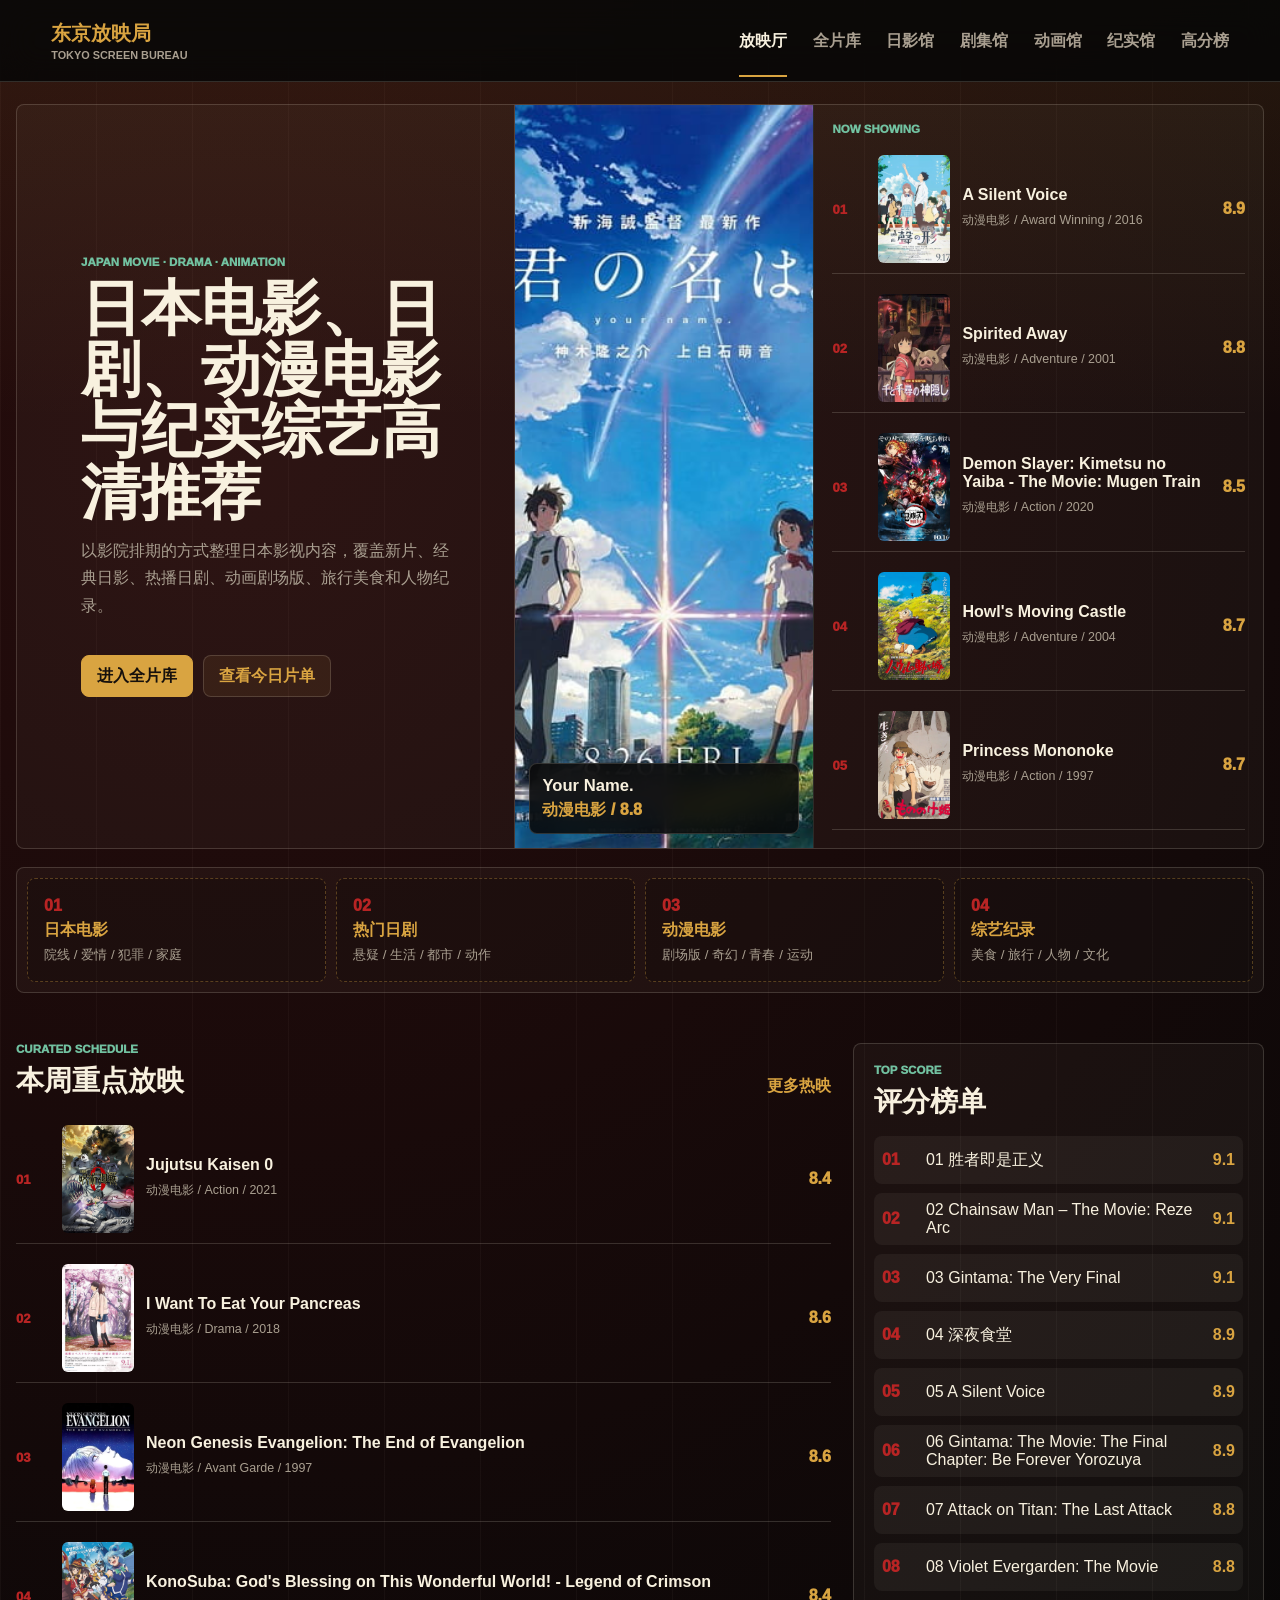
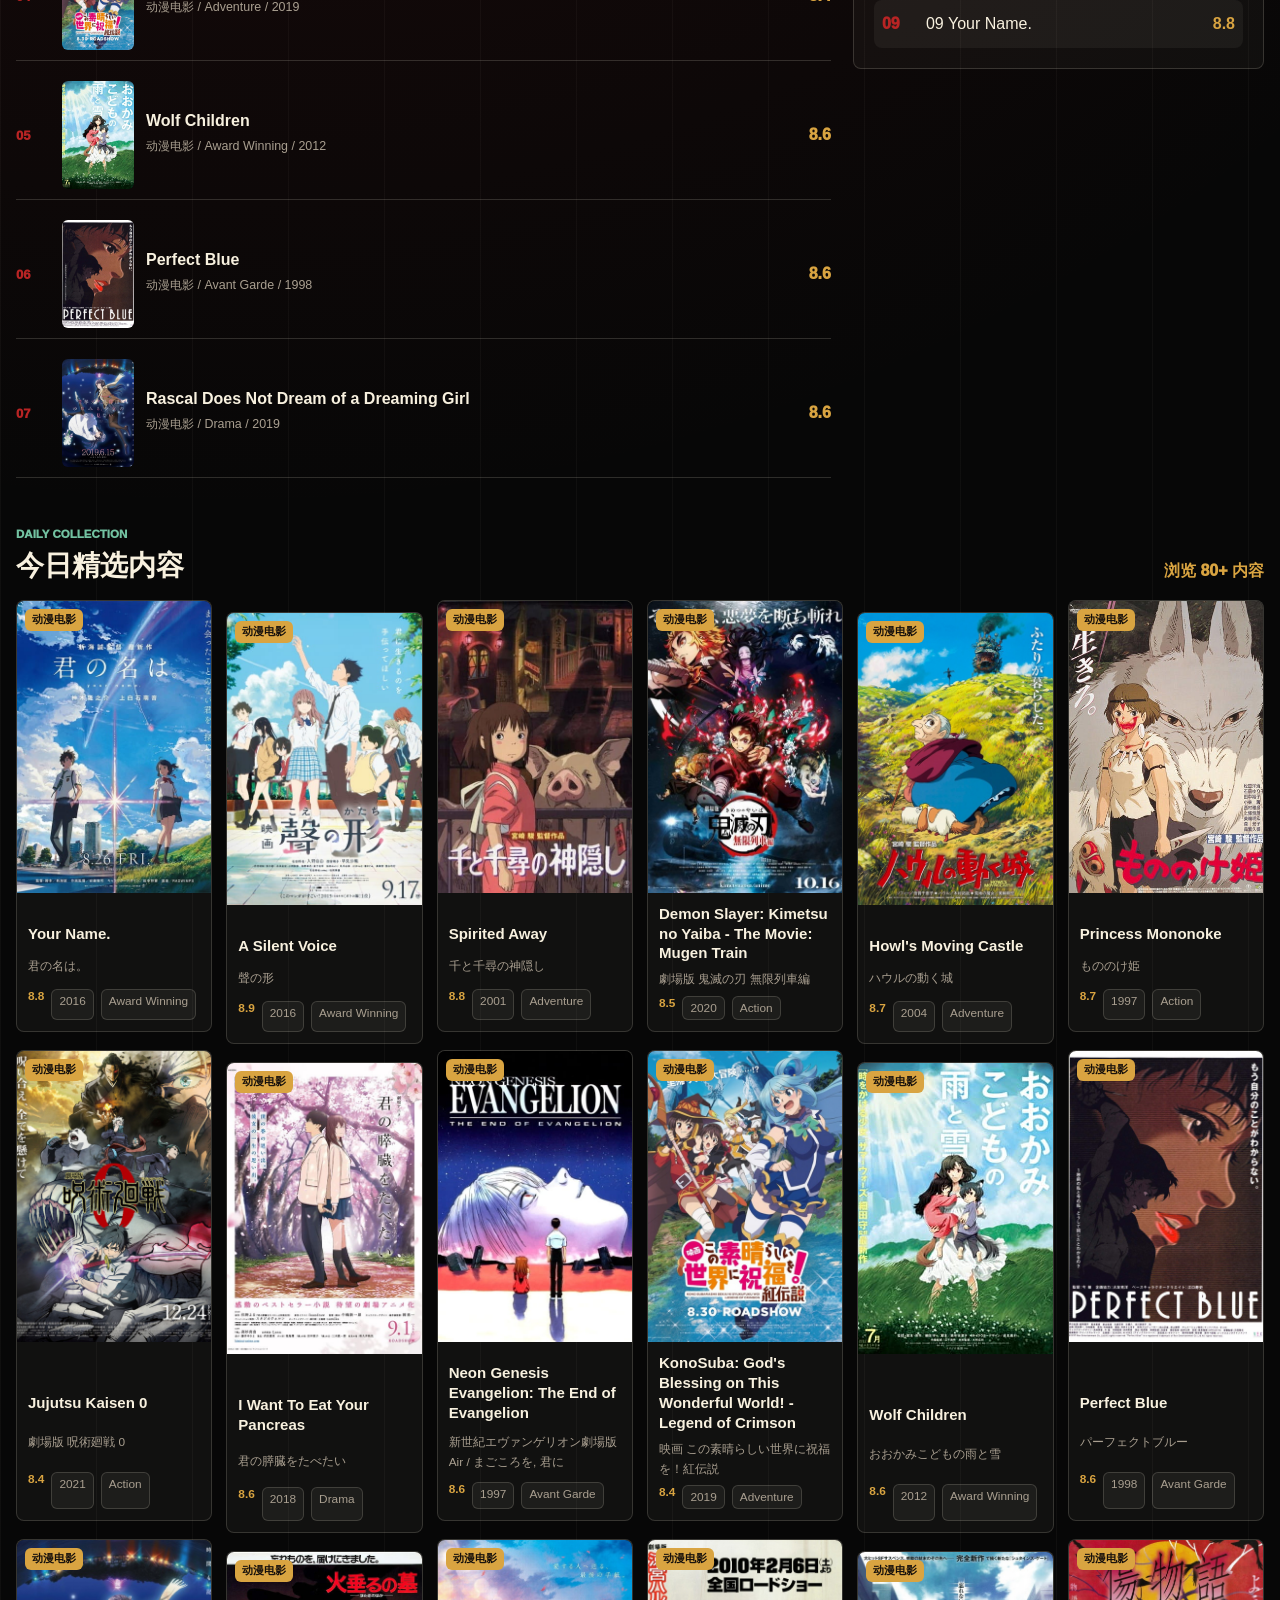
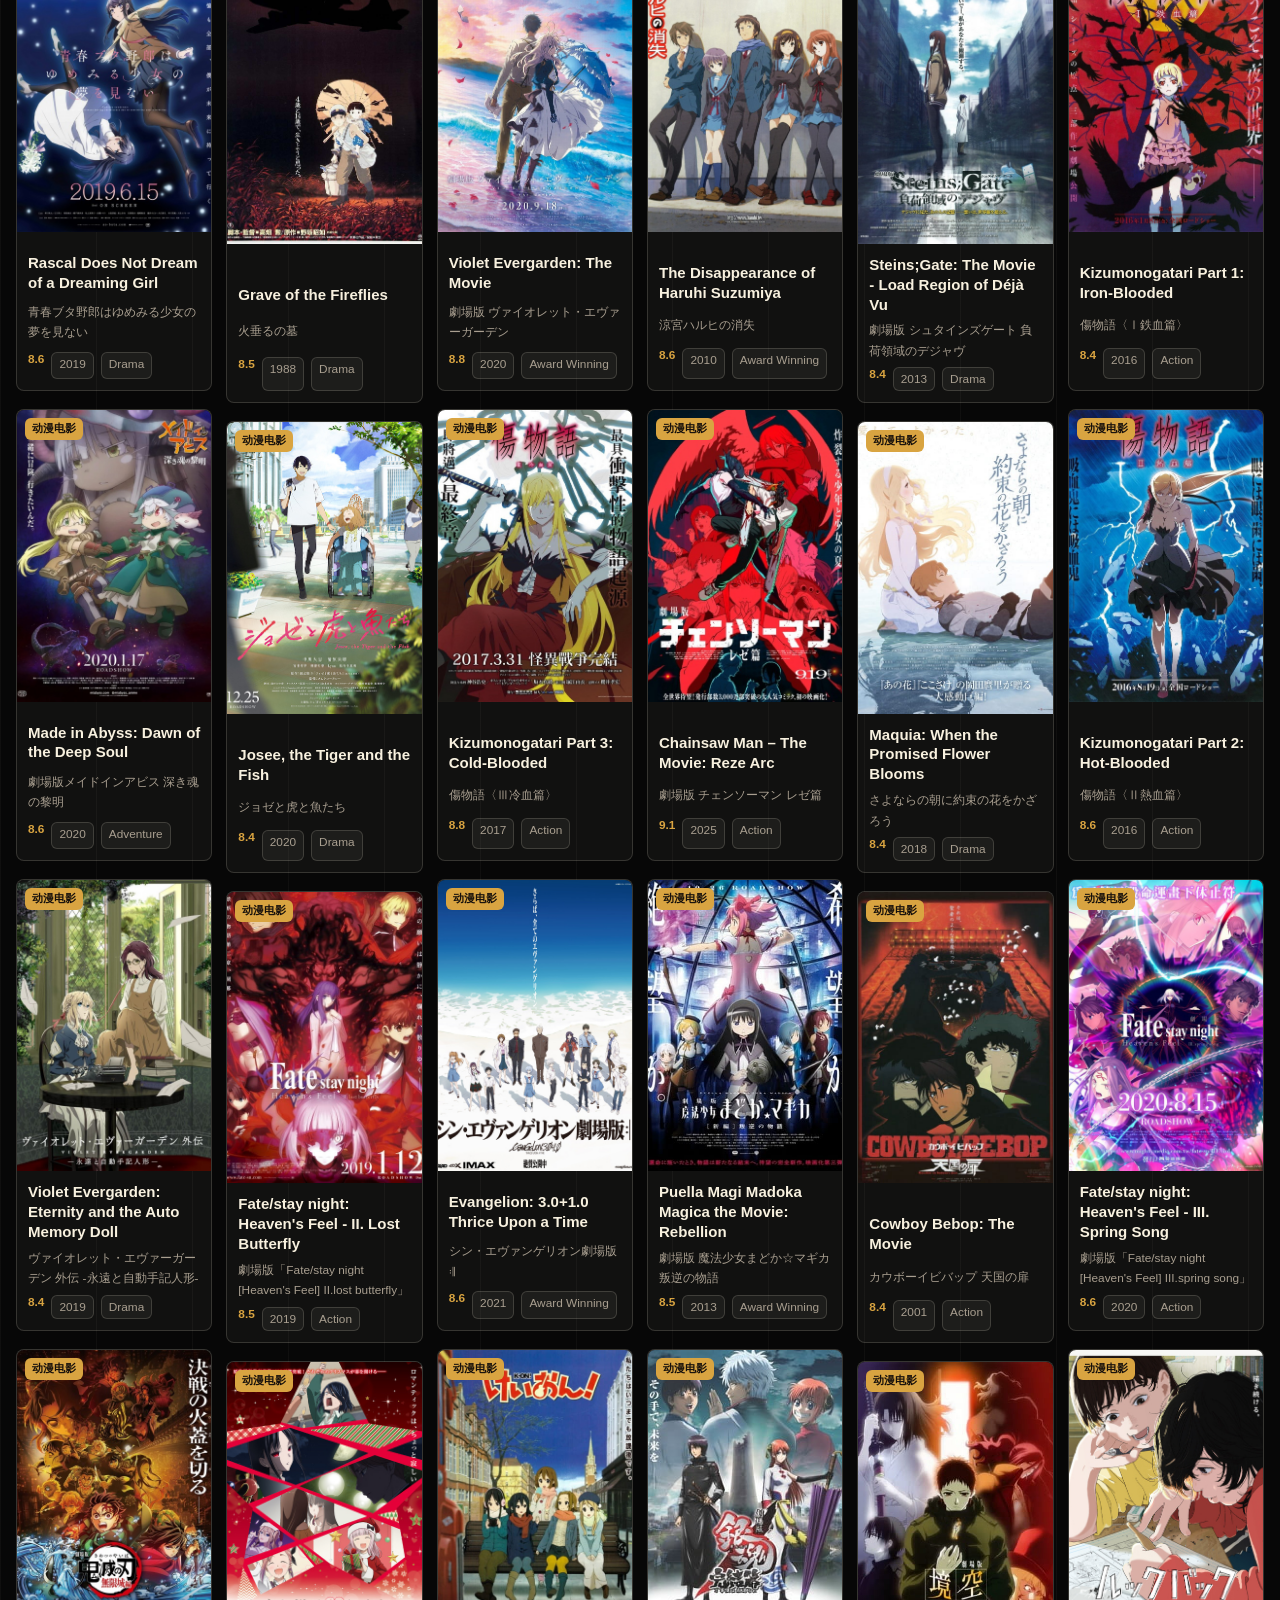
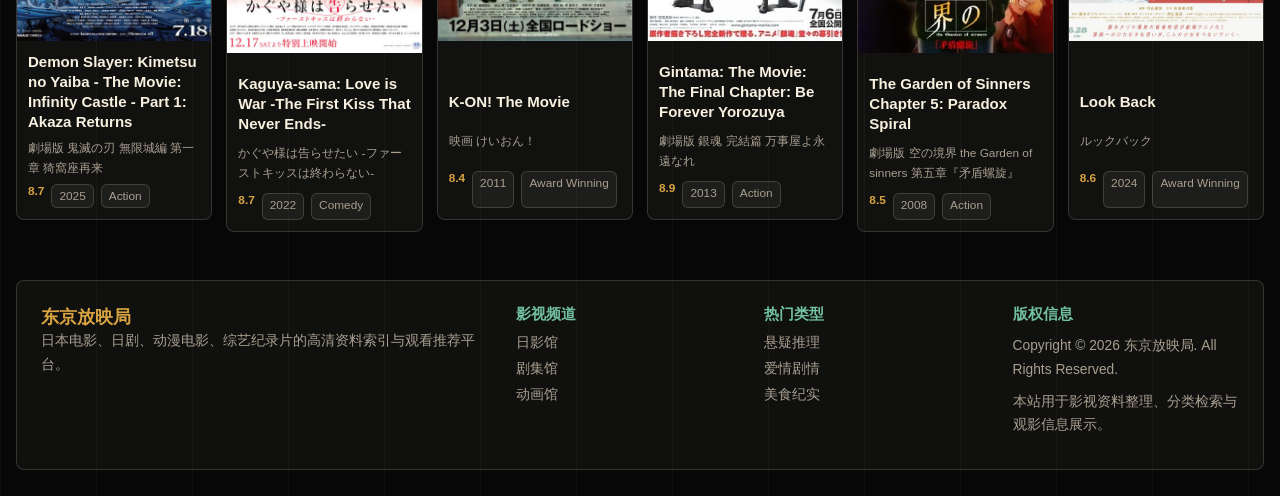
<file: index.html>
<!doctype html>
<html lang="zh-CN">
  <head>
    <meta charset="UTF-8" />
    <meta name="viewport" content="width=device-width, initial-scale=1.0" />
    <title>日本电影在线 - 最新日本电影、经典日影、动漫电影在线观看与推荐</title>
    <meta name="keywords" content="日本电影在线,日本电影推荐,日剧电影,日本动漫电影,日本经典电影,日本最新电影,日本电影下载,日本电影解说,日本电影影评" />
    <meta name="description" content="日本电影在线提供最新日本电影、经典日影、动漫电影在线观看与推荐，包含详细电影介绍、影评、导演演员信息及观影指南，是日本电影爱好者的最佳选择。" />
    <link rel="stylesheet" href="./styles.css" />
  </head>
  <body data-page="home">
    <header class="cinema-header">
      <a class="mark" href="./index.html"><strong>东京放映局</strong><span>Tokyo Screen Bureau</span></a>
      <nav class="nav" aria-label="主导航">
        <a class="active" href="./index.html">放映厅</a>
        <a href="./library.html">全片库</a>
        <a href="./library.html?kind=电影">日影馆</a>
        <a href="./library.html?kind=日剧">剧集馆</a>
        <a href="./library.html?kind=动漫电影">动画馆</a>
        <a href="./library.html?kind=综艺纪录">纪实馆</a>
        <a href="./library.html?sort=score">高分榜</a>
      </nav>
    </header>

    <main>
      <section class="hero">
        <div class="hero-copy">
          <p class="overline">Japan Movie · Drama · Animation</p>
          <h1>日本电影、日剧、动漫电影与纪实综艺高清推荐</h1>
          <p>以影院排期的方式整理日本影视内容，覆盖新片、经典日影、热播日剧、动画剧场版、旅行美食和人物纪录。</p>
          <div class="hero-actions">
            <a class="button gold" href="./library.html">进入全片库</a>
            <a class="button line" href="#daily">查看今日片单</a>
          </div>
        </div>
        <div class="screen-card" id="mainScreen"></div>
        <aside class="showtime">
          <p class="overline">Now Showing</p>
          <div id="showtimeList"></div>
        </aside>
      </section>

      <section class="ticket-row" aria-label="频道入口">
        <a href="./library.html?kind=电影"><span>01</span><b>日本电影</b><em>院线 / 爱情 / 犯罪 / 家庭</em></a>
        <a href="./library.html?kind=日剧"><span>02</span><b>热门日剧</b><em>悬疑 / 生活 / 都市 / 动作</em></a>
        <a href="./library.html?kind=动漫电影"><span>03</span><b>动漫电影</b><em>剧场版 / 奇幻 / 青春 / 运动</em></a>
        <a href="./library.html?kind=综艺纪录"><span>04</span><b>综艺纪录</b><em>美食 / 旅行 / 人物 / 文化</em></a>
      </section>

      <section class="section split">
        <div>
          <div class="section-head">
            <div><p class="overline">Curated Schedule</p><h2>本周重点放映</h2></div>
            <a href="./library.html?sort=hot">更多热映</a>
          </div>
          <div class="feature-list" id="featureList"></div>
        </div>
        <aside class="rank">
          <p class="overline">Top Score</p>
          <h2>评分榜单</h2>
          <ol id="rankList"></ol>
        </aside>
      </section>

      <section class="section" id="daily">
        <div class="section-head">
          <div><p class="overline">Daily Collection</p><h2>今日精选内容</h2></div>
          <a href="./library.html">浏览 80+ 内容</a>
        </div>
        <div class="poster-grid" id="homeGrid"></div>
      </section>
    </main>

    <footer class="footer">
      <div class="footer-main">
        <strong>东京放映局</strong>
        <p>日本电影、日剧、动漫电影、综艺纪录片的高清资料索引与观看推荐平台。</p>
      </div>
      <div><h3>影视频道</h3><a href="./library.html?kind=电影">日影馆</a><a href="./library.html?kind=日剧">剧集馆</a><a href="./library.html?kind=动漫电影">动画馆</a></div>
      <div><h3>热门类型</h3><a href="./library.html?genre=悬疑">悬疑推理</a><a href="./library.html?genre=爱情">爱情剧情</a><a href="./library.html?genre=美食">美食纪实</a></div>
      <div><h3>版权信息</h3><p>Copyright © 2026 东京放映局. All Rights Reserved.</p><p>本站用于影视资料整理、分类检索与观影信息展示。</p></div>
    </footer>
    <script src="./items.js?v=20260707-realposters"></script>
    <script src="./app.js?v=20260707-realposters"></script>
  </body>
</html>
</file>
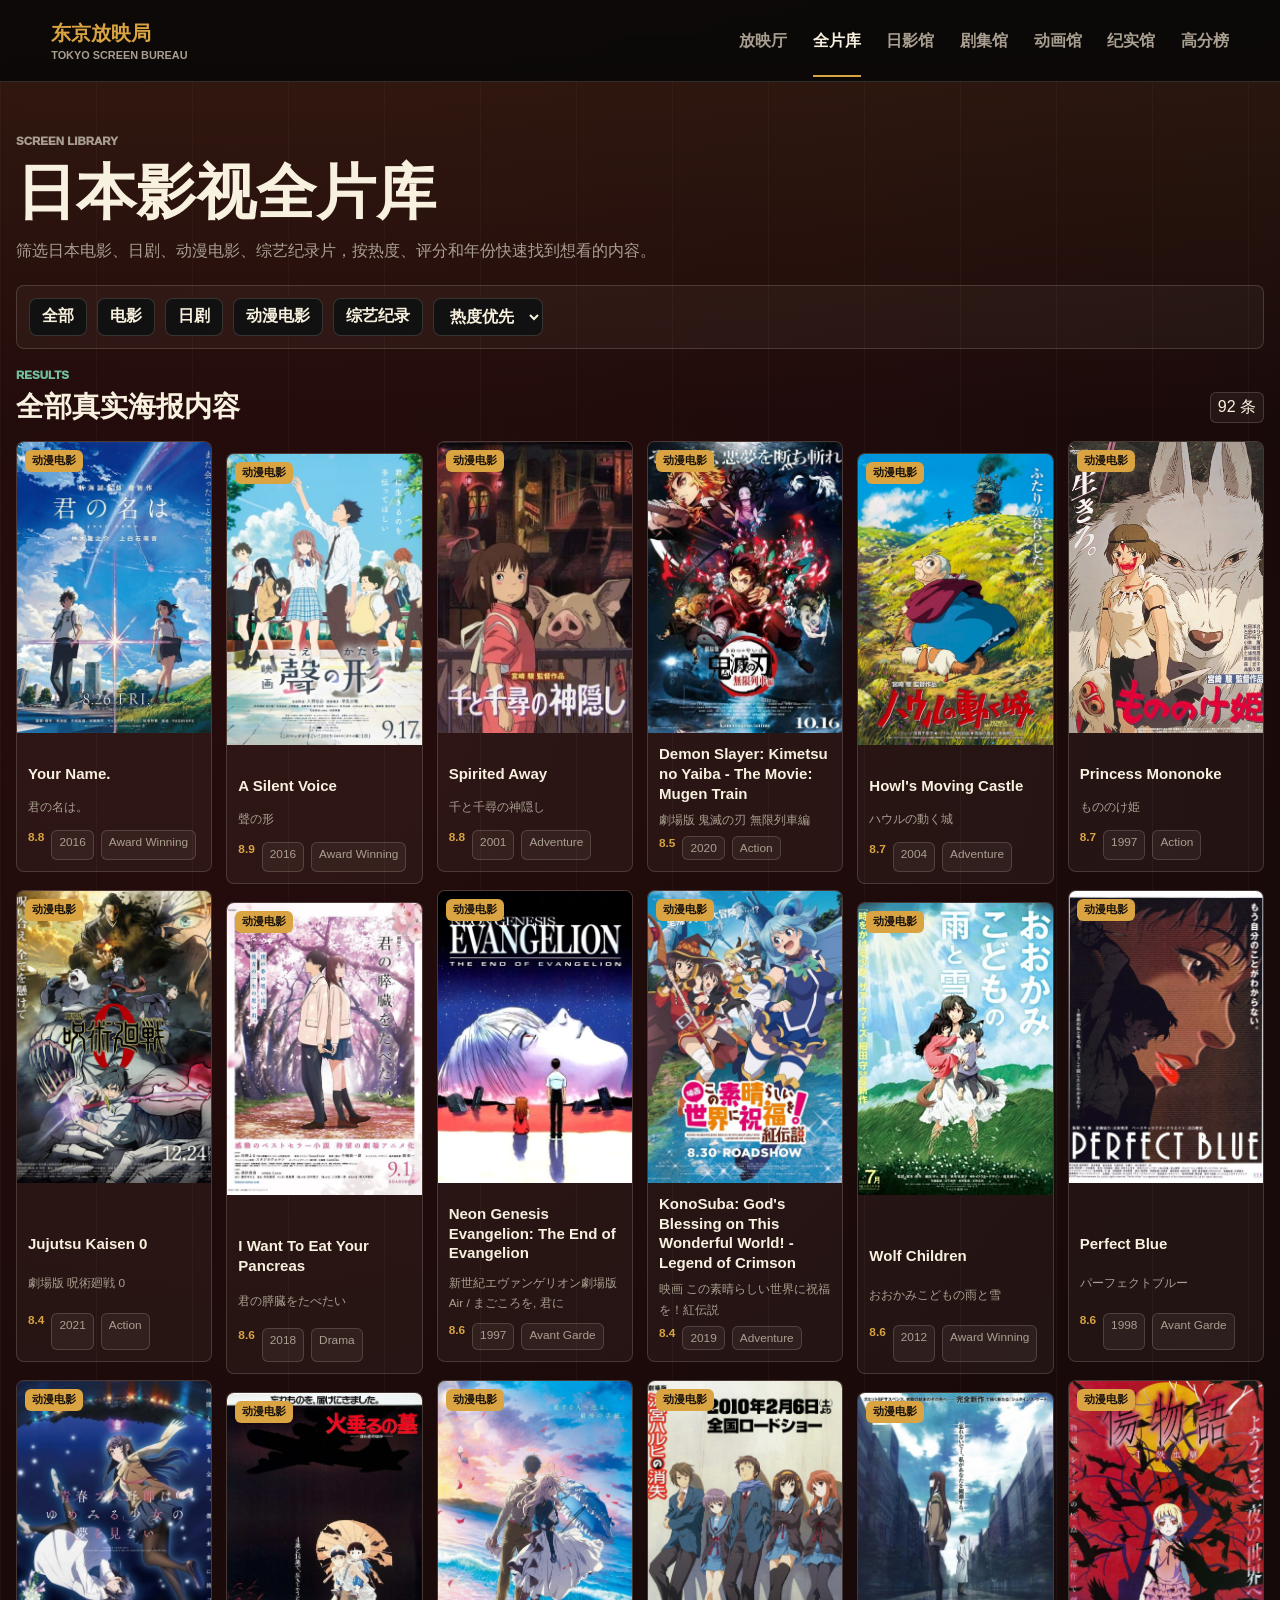
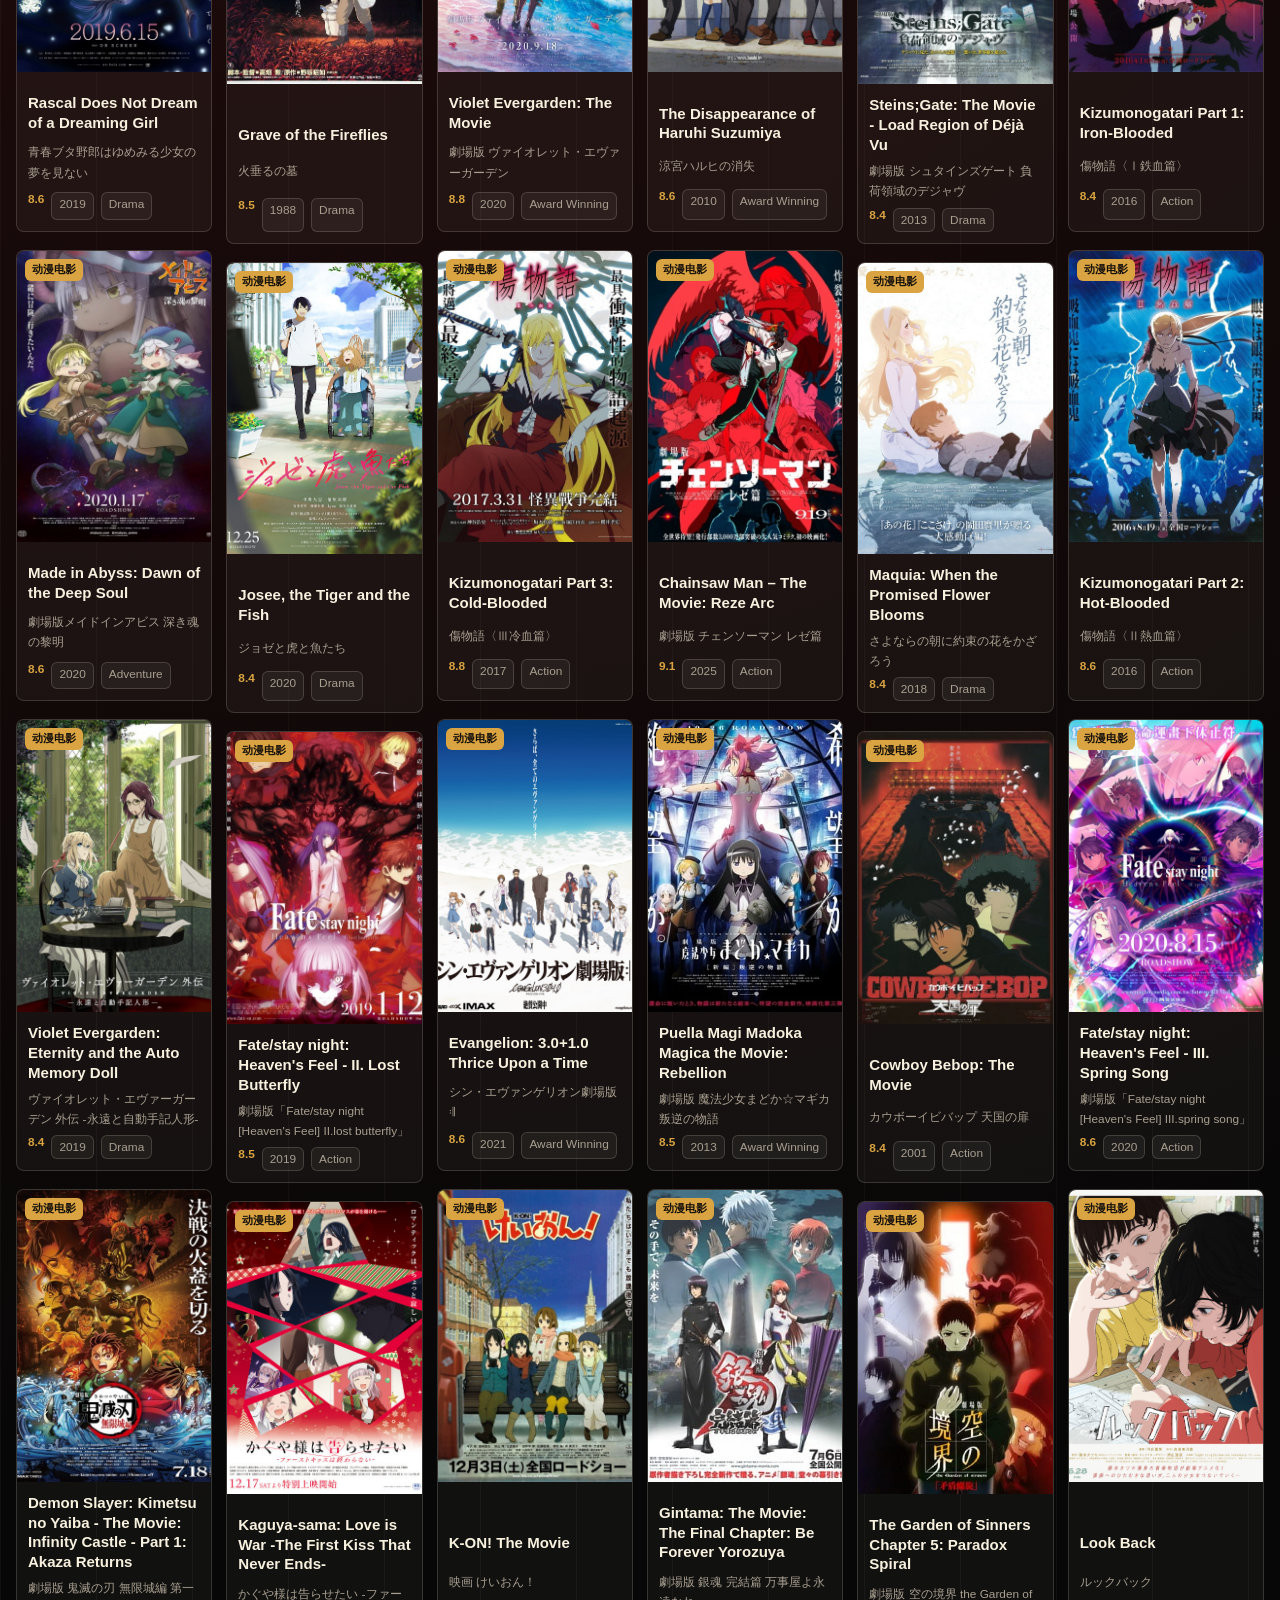
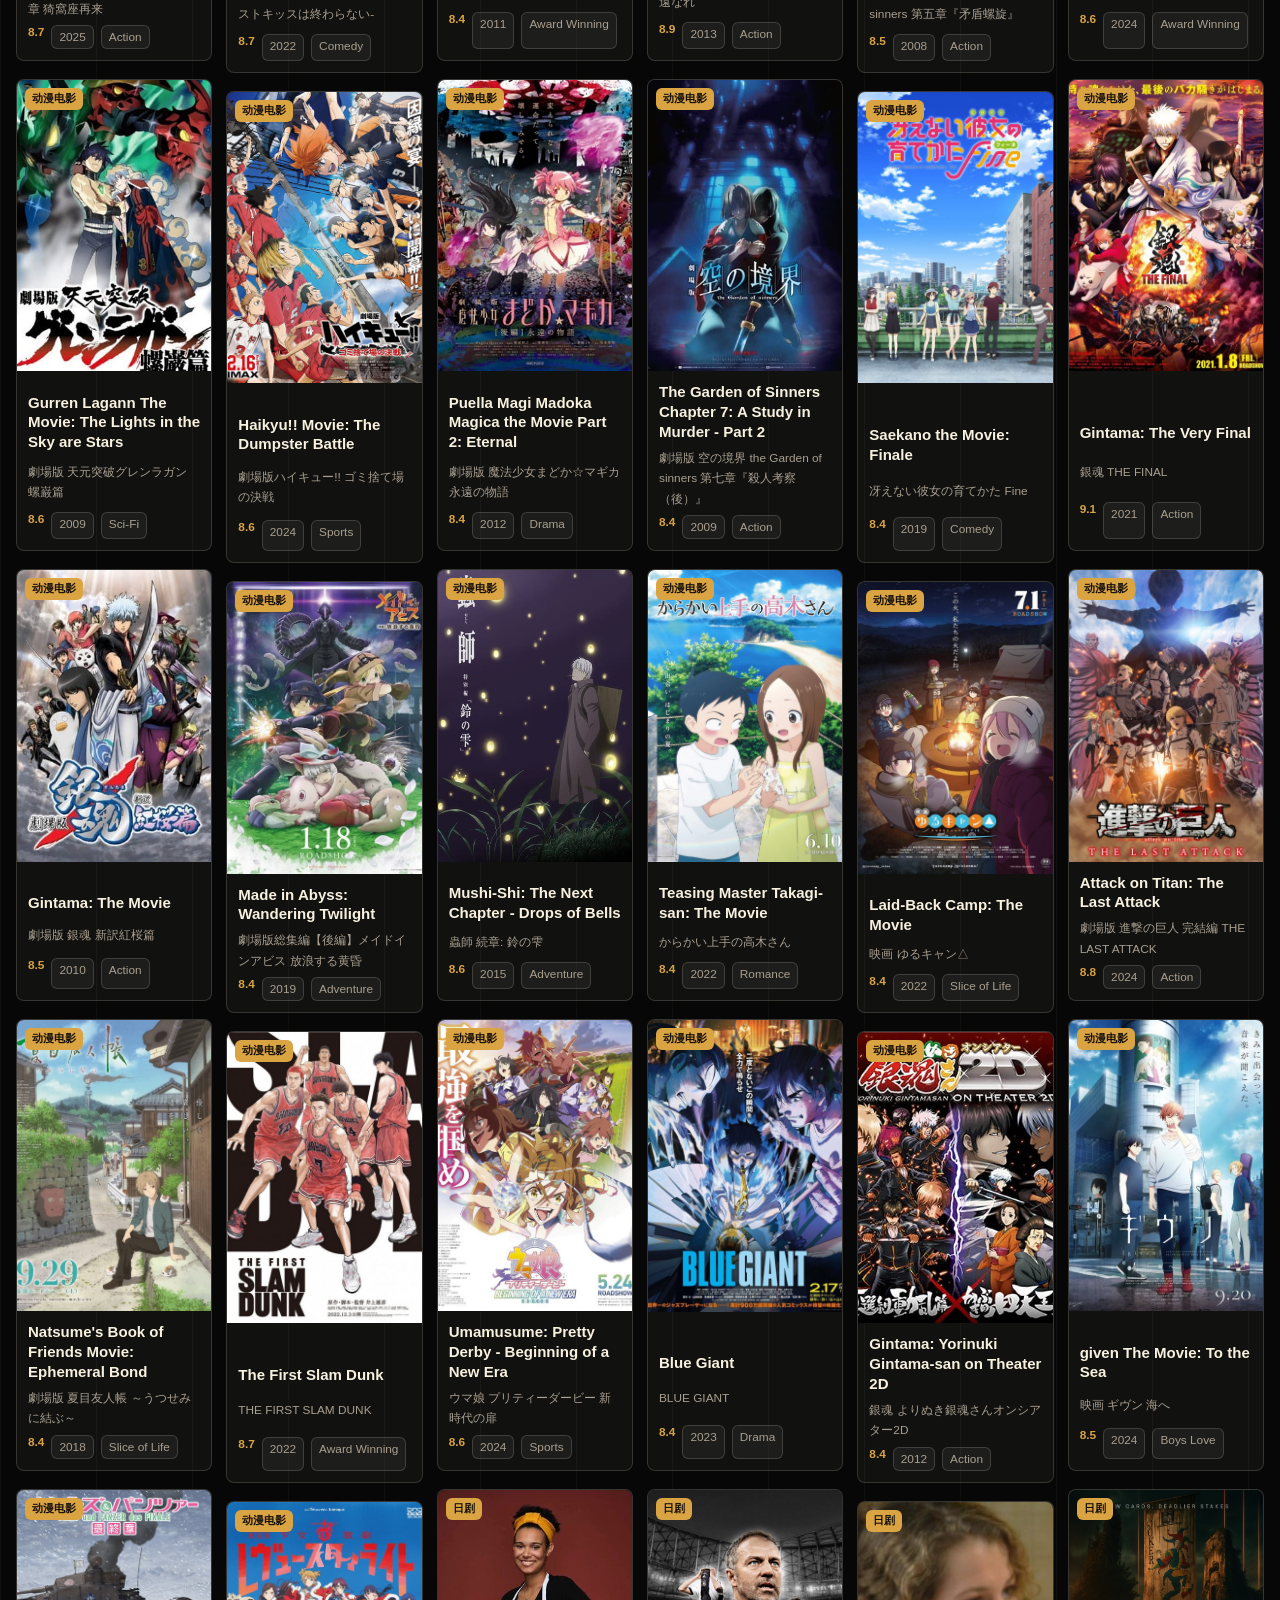
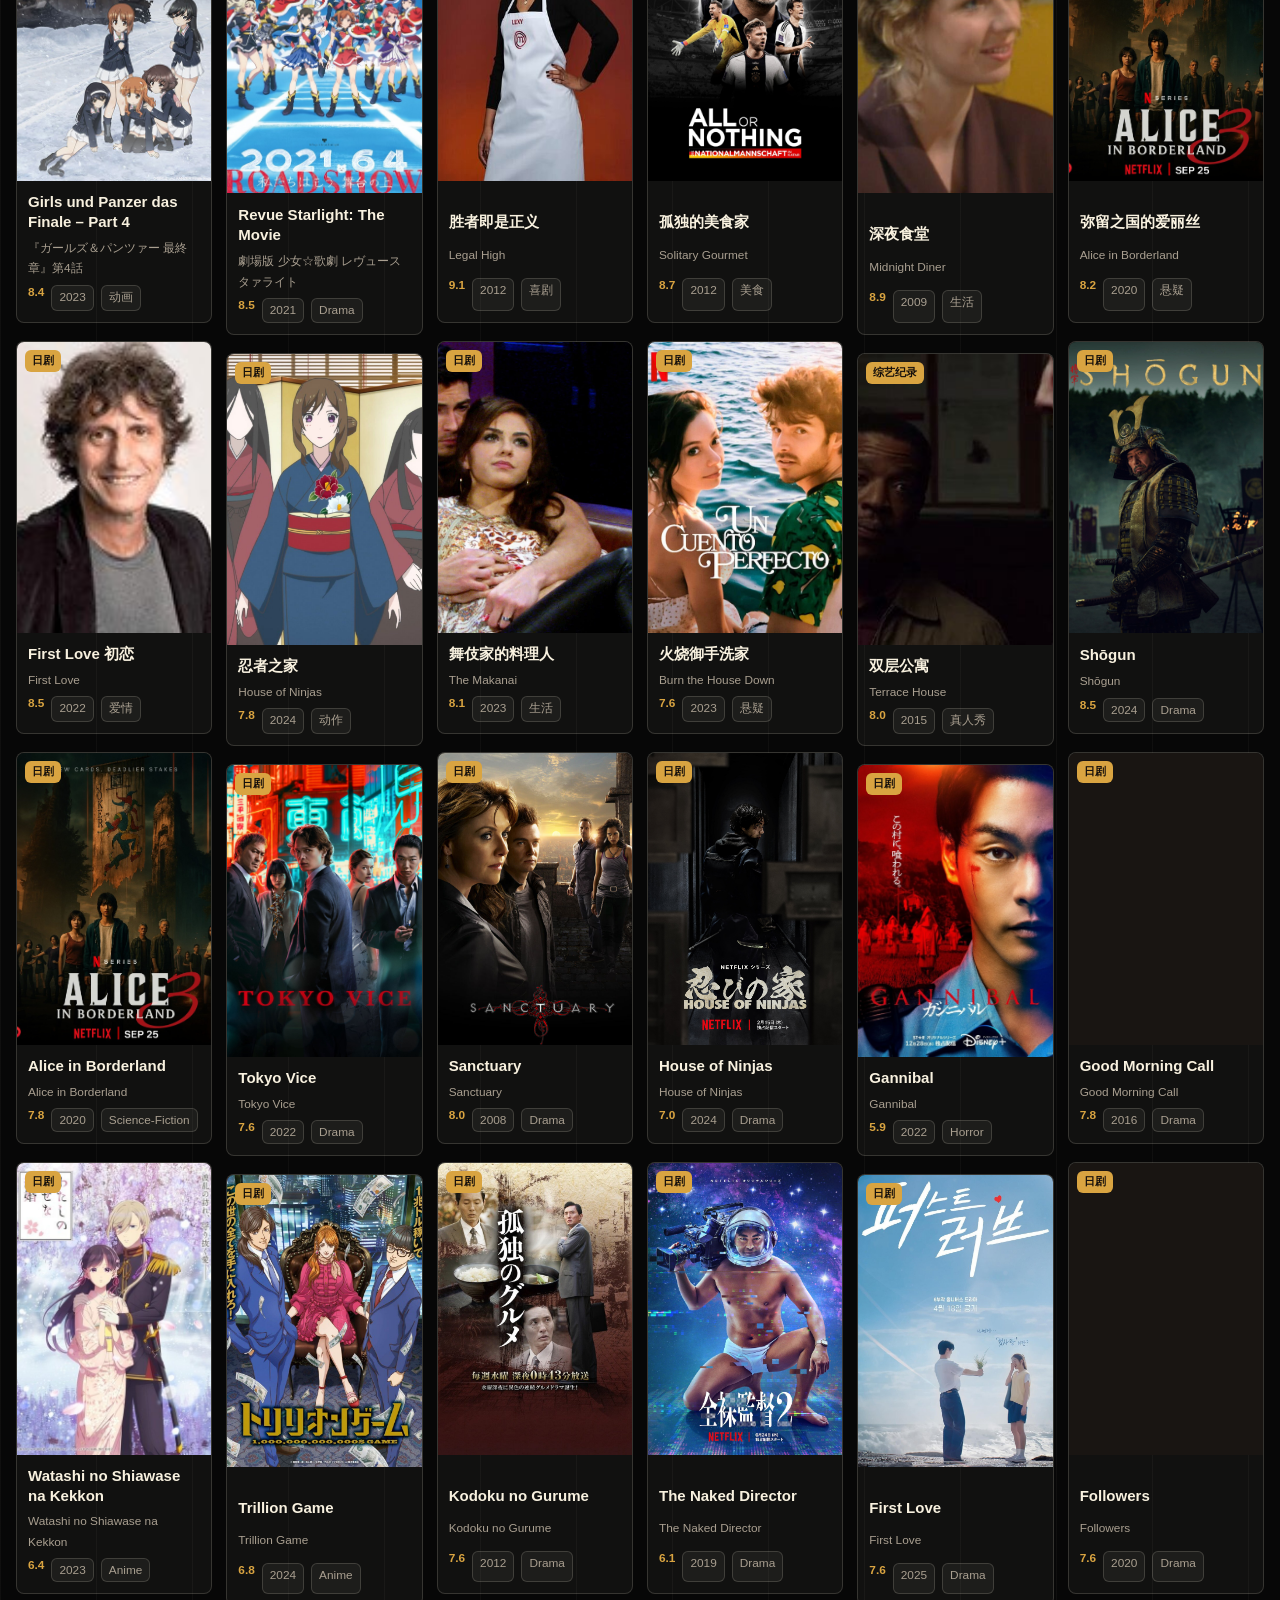
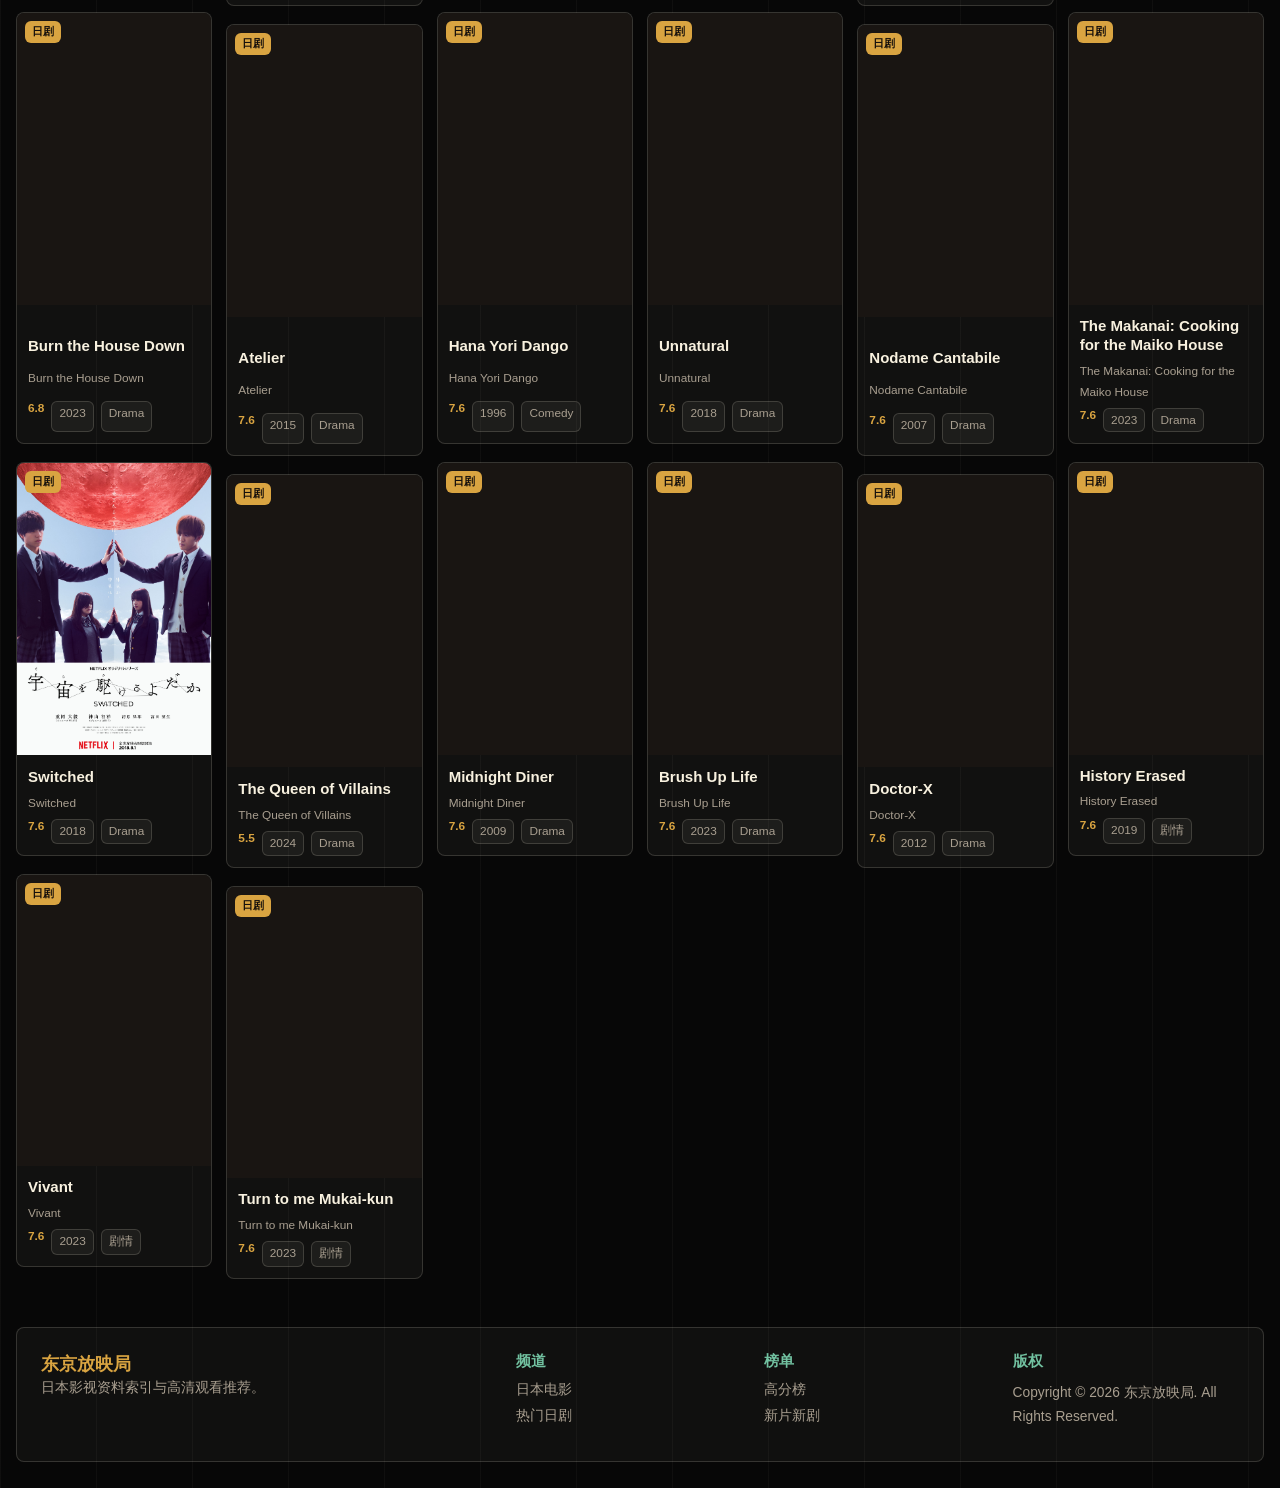
<file: library.html>
<!doctype html>
<html lang="zh-CN">
  <head>
    <meta charset="UTF-8" />
    <meta name="viewport" content="width=device-width, initial-scale=1.0" />
    <title>日本影视全片库-日本电影日剧动漫综艺纪录片高清在线观看索引</title>
    <meta name="keywords" content="日本影视片库,日本电影片库,日剧片库,日本动漫电影,日本综艺纪录片,日本电影高清在线观看,日本影视分类,高清片库" />
    <meta name="description" content="东京放映局全片库收录80+日本电影、日剧、动漫电影、综艺纪录片内容，支持按频道、类型、年份、评分和热度筛选。" />
    <link rel="stylesheet" href="./styles.css" />
  </head>
  <body data-page="library">
    <header class="cinema-header">
      <a class="mark" href="./index.html"><strong>东京放映局</strong><span>Tokyo Screen Bureau</span></a>
      <nav class="nav" aria-label="主导航">
        <a href="./index.html">放映厅</a>
        <a class="active" href="./library.html">全片库</a>
        <a href="./library.html?kind=电影">日影馆</a>
        <a href="./library.html?kind=日剧">剧集馆</a>
        <a href="./library.html?kind=动漫电影">动画馆</a>
        <a href="./library.html?kind=综艺纪录">纪实馆</a>
        <a href="./library.html?sort=score">高分榜</a>
      </nav>
    </header>
    <main>
      <section class="page-hero">
        <p class="overline">Screen Library</p>
        <h1>日本影视全片库</h1>
        <p>筛选日本电影、日剧、动漫电影、综艺纪录片，按热度、评分和年份快速找到想看的内容。</p>
      </section>
      <section class="filters">
        <button data-kind="全部">全部</button>
        <button data-kind="电影">电影</button>
        <button data-kind="日剧">日剧</button>
        <button data-kind="动漫电影">动漫电影</button>
        <button data-kind="综艺纪录">综艺纪录</button>
        <select id="sortSelect" aria-label="排序">
          <option value="hot">热度优先</option>
          <option value="score">评分优先</option>
          <option value="year">年份优先</option>
        </select>
      </section>
      <section class="section tight">
        <div class="section-head">
          <div><p class="overline">Results</p><h2 id="libraryTitle">全部内容</h2></div>
          <span class="count" id="resultCount">0 条</span>
        </div>
        <div class="poster-grid" id="libraryGrid"></div>
      </section>
    </main>
    <footer class="footer">
      <div class="footer-main"><strong>东京放映局</strong><p>日本影视资料索引与高清观看推荐。</p></div>
      <div><h3>频道</h3><a href="./library.html?kind=电影">日本电影</a><a href="./library.html?kind=日剧">热门日剧</a></div>
      <div><h3>榜单</h3><a href="./library.html?sort=score">高分榜</a><a href="./library.html?sort=year">新片新剧</a></div>
      <div><h3>版权</h3><p>Copyright © 2026 东京放映局. All Rights Reserved.</p></div>
    </footer>
    <script src="./items.js?v=20260707-realposters"></script>
    <script src="./app.js?v=20260707-realposters"></script>
  </body>
</html>
</file>
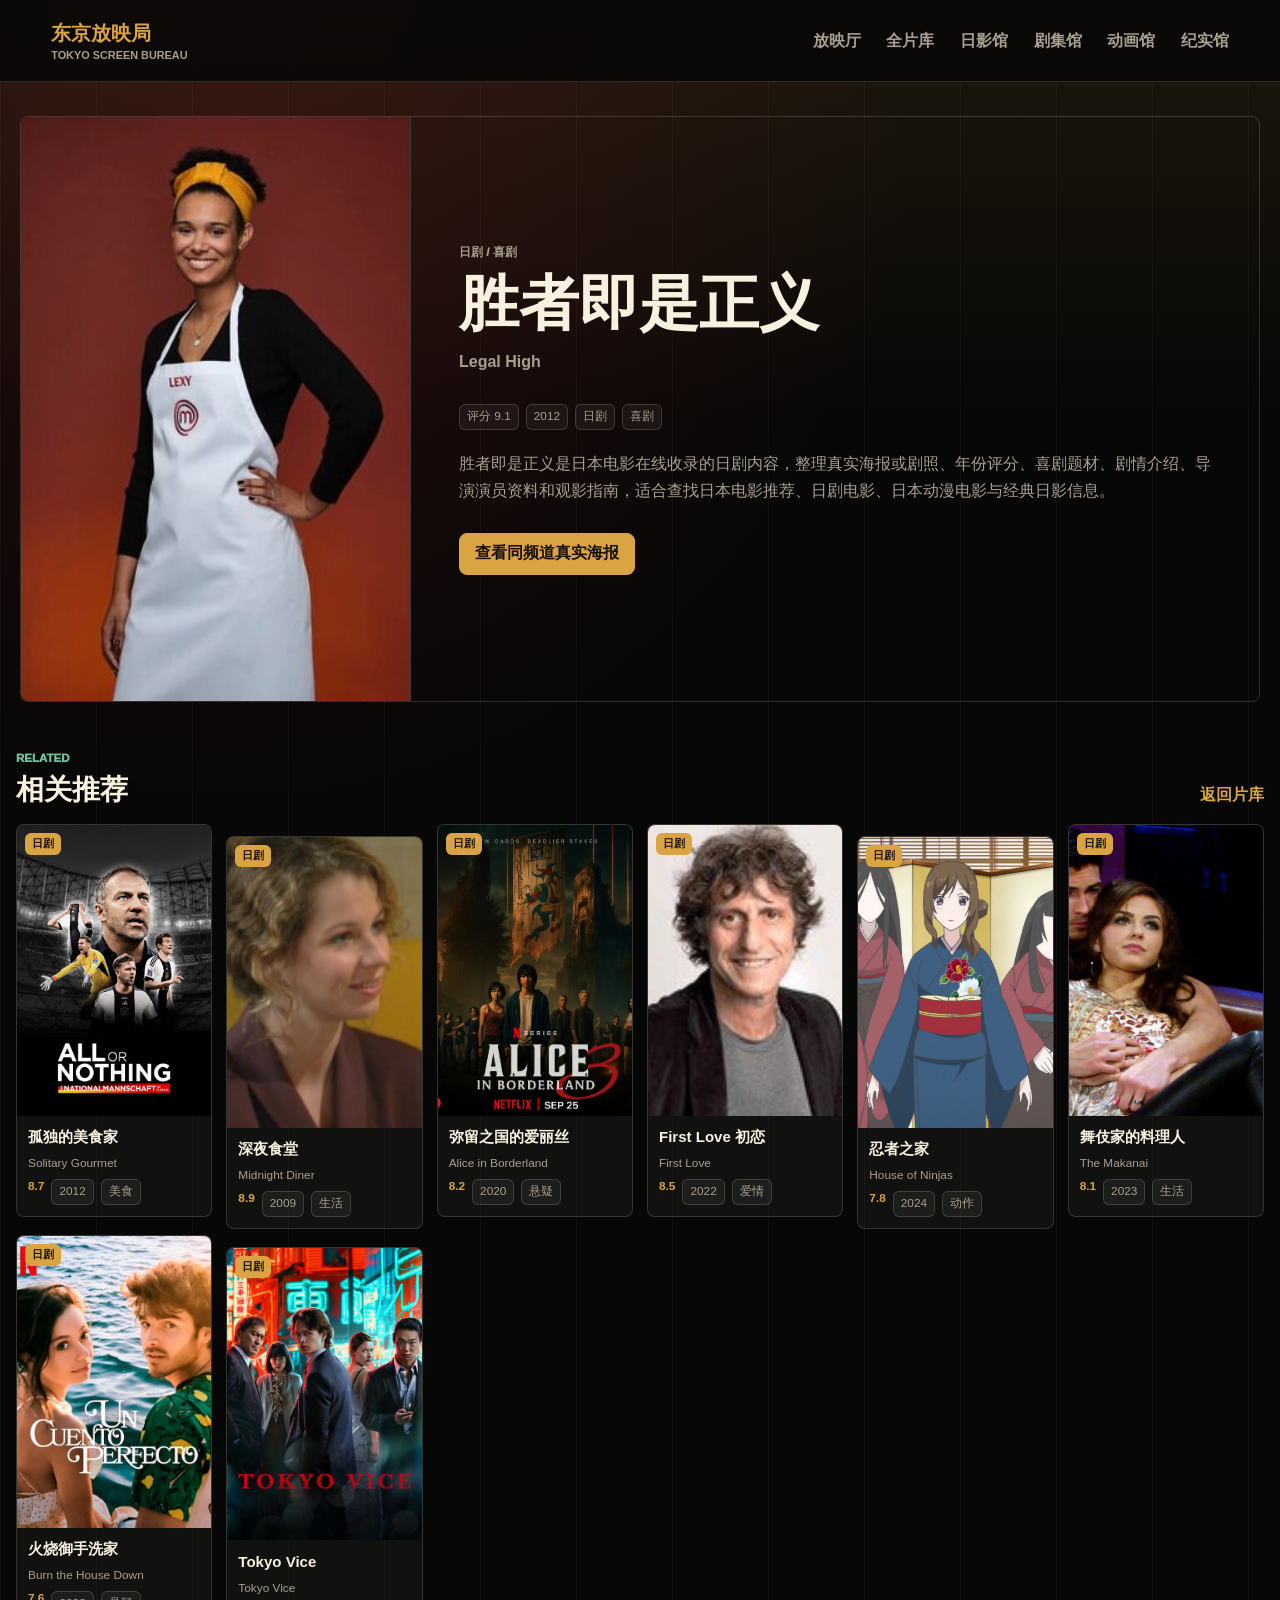
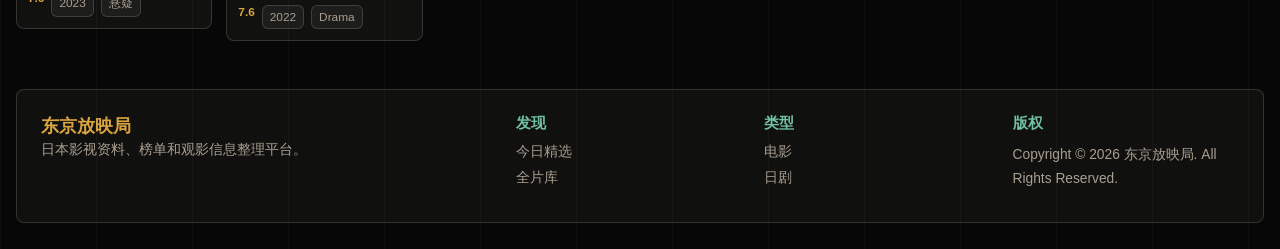
<file: movie.html>
<!doctype html>
<html lang="zh-CN">
  <head>
    <meta charset="UTF-8" />
    <meta name="viewport" content="width=device-width, initial-scale=1.0" />
    <title>日本影视详情-日本电影日剧动漫综艺纪录片高清资料</title>
    <meta name="keywords" content="日本影视详情,日本电影详情,日剧剧情,日本动漫电影,日本综艺纪录片,日本电影高清在线观看,高清观影资料" />
    <meta name="description" content="查看日本电影、日剧、动漫电影、综艺纪录片详情资料，包括海报、评分、年份、类型、剧情简介和相关推荐。" />
    <link rel="stylesheet" href="./styles.css" />
  </head>
  <body data-page="detail">
    <header class="cinema-header">
      <a class="mark" href="./index.html"><strong>东京放映局</strong><span>Tokyo Screen Bureau</span></a>
      <nav class="nav" aria-label="主导航">
        <a href="./index.html">放映厅</a>
        <a href="./library.html">全片库</a>
        <a href="./library.html?kind=电影">日影馆</a>
        <a href="./library.html?kind=日剧">剧集馆</a>
        <a href="./library.html?kind=动漫电影">动画馆</a>
        <a href="./library.html?kind=综艺纪录">纪实馆</a>
      </nav>
    </header>
    <main>
      <section class="detail" id="detailRoot"></section>
      <section class="section">
        <div class="section-head">
          <div><p class="overline">Related</p><h2>相关推荐</h2></div>
          <a href="./library.html">返回片库</a>
        </div>
        <div class="poster-grid" id="relatedGrid"></div>
      </section>
    </main>
    <footer class="footer">
      <div class="footer-main"><strong>东京放映局</strong><p>日本影视资料、榜单和观影信息整理平台。</p></div>
      <div><h3>发现</h3><a href="./index.html">今日精选</a><a href="./library.html">全片库</a></div>
      <div><h3>类型</h3><a href="./library.html?kind=电影">电影</a><a href="./library.html?kind=日剧">日剧</a></div>
      <div><h3>版权</h3><p>Copyright © 2026 东京放映局. All Rights Reserved.</p></div>
    </footer>
    <script src="./items.js?v=20260707-realposters"></script>
    <script src="./app.js?v=20260707-realposters"></script>
  </body>
</html>
</file>
<file: styles.css>
:root {
  color-scheme: dark;
  font-family: "Microsoft YaHei UI", "PingFang SC", "Noto Sans SC", Arial, sans-serif;
  --bg: #070707;
  --ink: #f8f1df;
  --soft: #a99f90;
  --line: rgba(248, 241, 223, .16);
  --panel: #111111;
  --panel2: #191512;
  --gold: #d9a441;
  --red: #b82424;
  --green: #72c2a1;
}

* { box-sizing: border-box; }
html { scroll-behavior: smooth; }
body {
  margin: 0;
  min-height: 100vh;
  color: var(--ink);
  background:
    radial-gradient(circle at 18% 8%, rgba(184,36,36,.18), transparent 34%),
    linear-gradient(180deg, rgba(217,164,65,.11), transparent 420px),
    repeating-linear-gradient(90deg, rgba(248,241,223,.035) 0 1px, transparent 1px 96px),
    var(--bg);
}
a { color: inherit; text-decoration: none; }
img { display: block; max-width: 100%; }
h1,h2,h3,p { margin-top: 0; }

.cinema-header {
  position: sticky;
  top: 0;
  z-index: 30;
  display: grid;
  grid-template-columns: auto minmax(0, 1fr);
  gap: 24px;
  align-items: center;
  min-height: 82px;
  padding: 0 clamp(16px, 4vw, 56px);
  border-bottom: 1px solid var(--line);
  background: rgba(7, 7, 7, .88);
  backdrop-filter: blur(18px);
}
.mark { display: grid; gap: 2px; white-space: nowrap; }
.mark strong { color: var(--gold); font-size: 1.22rem; letter-spacing: 0; }
.mark span { color: var(--soft); font-size: .68rem; font-weight: 900; text-transform: uppercase; }
.nav { display: flex; justify-content: end; gap: clamp(10px, 2vw, 26px); overflow-x: auto; color: var(--soft); white-space: nowrap; font-weight: 900; }
.nav a { padding: 26px 0 23px; border-bottom: 2px solid transparent; }
.nav a.active,.nav a:hover { color: var(--ink); border-color: var(--gold); }

.hero {
  width: min(1440px, calc(100% - 32px));
  margin: 22px auto 0;
  display: grid;
  grid-template-columns: minmax(320px, .8fr) minmax(260px, .48fr) minmax(360px, .72fr);
  gap: 0;
  border: 1px solid var(--line);
  border-radius: 8px;
  overflow: hidden;
  background: rgba(248,241,223,.035);
}
.hero-copy,.screen-card,.showtime,.rank,.filters,.detail-copy {
  border: 0;
  border-radius: 0;
  background: transparent;
  box-shadow: none;
}
.hero-copy { min-height: 460px; display: grid; align-content: center; padding: clamp(26px, 5vw, 64px); border-right: 1px solid var(--line); }
.overline { margin-bottom: 10px; color: var(--green); font-size: .72rem; font-weight: 950; text-transform: uppercase; letter-spacing: 0; }
h1 { margin-bottom: 14px; font-size: clamp(2.15rem, 4.7vw, 4.9rem); line-height: 1.02; letter-spacing: 0; }
h2 { margin-bottom: 0; font-size: clamp(1.35rem, 2.2vw, 2.35rem); line-height: 1.14; }
.hero-copy p:not(.overline),.page-hero p,.feature small,.poster-info p,.footer p,.detail-copy p { color: var(--soft); line-height: 1.72; }
.hero-actions { display: flex; flex-wrap: wrap; gap: 10px; margin-top: 20px; }
.button { display: inline-flex; align-items: center; justify-content: center; min-height: 42px; padding: 0 15px; border-radius: 8px; font-weight: 950; border: 1px solid var(--line); }
.button.gold { color: #16100c; background: var(--gold); border-color: var(--gold); }
.button.line { color: var(--gold); background: rgba(232,182,80,.08); }

.screen-card { min-height: 460px; overflow: hidden; border-right: 1px solid var(--line); background: #050505; }
.screen-card a { position: relative; display: block; width: 100%; height: 100%; }
.screen-card img { width: 100%; height: 100%; object-fit: cover; }
.screen-card span {
  position: absolute;
  left: 14px;
  right: 14px;
  bottom: 14px;
  display: grid;
  gap: 4px;
  padding: 12px;
  border: 1px solid var(--line);
  border-radius: 8px;
  background: rgba(7,7,7,.86);
  backdrop-filter: blur(12px);
}
.screen-card b { font-size: 1.04rem; }
.screen-card em { color: var(--gold); font-style: normal; font-weight: 950; }
.showtime { padding: 18px; }
#showtimeList,.feature-list { display: grid; gap: 10px; }
.feature {
  display: grid;
  grid-template-columns: 34px 72px 1fr auto;
  gap: 12px;
  align-items: center;
  min-height: 104px;
  padding: 10px 0;
  border-bottom: 1px solid var(--line);
  background: transparent;
}
.feature strong { color: var(--red); font-size: .82rem; font-weight: 950; }
.feature img { width: 72px; aspect-ratio: 2/3; object-fit: cover; border-radius: 6px; }
.feature b,.feature small { display: block; }
.feature small { margin-top: 6px; font-size: .78rem; }
.feature em { color: var(--gold); font-style: normal; font-weight: 950; }

.ticket-row,.section,.page-hero,.filters,.footer {
  width: min(1440px, calc(100% - 32px));
  margin-left: auto;
  margin-right: auto;
}
.ticket-row {
  display: grid;
  grid-template-columns: repeat(4, minmax(0,1fr));
  gap: 10px;
  margin-top: 18px;
  border: 1px solid var(--line);
  border-radius: 8px;
  padding: 10px;
  background: rgba(248,241,223,.035);
}
.ticket-row a { min-height: 104px; display: grid; align-content: center; gap: 5px; padding: 16px; border: 1px dashed rgba(217,164,65,.32); border-radius: 8px; background: rgba(0,0,0,.18); }
.ticket-row span { color: var(--red); font-weight: 950; }
.ticket-row b { color: var(--gold); }
.ticket-row em { color: var(--soft); font-style: normal; font-size: .84rem; }

.section,.page-hero { padding-top: 50px; }
.section.tight { padding-top: 20px; }
.section-head { display: flex; justify-content: space-between; align-items: end; gap: 16px; margin-bottom: 18px; }
.section-head a { color: var(--gold); font-weight: 950; }
.split { display: grid; grid-template-columns: minmax(0, 1.15fr) minmax(310px, .58fr); gap: 22px; }
.rank { align-self: start; padding: 20px; border: 1px solid var(--line); border-radius: 8px; background: rgba(248,241,223,.035); }
.rank ol { list-style: none; margin: 18px 0 0; padding: 0; display: grid; gap: 9px; counter-reset: rank; }
.rank li { counter-increment: rank; }
.rank a { min-height: 48px; display: grid; grid-template-columns: 34px 1fr auto; align-items: center; gap: 10px; padding: 8px; border-radius: 8px; background: rgba(255,248,232,.05); }
.rank a::before { content: counter(rank, decimal-leading-zero); color: var(--red); font-weight: 950; }
.rank b { color: var(--gold); }

.poster-grid {
  display: grid;
  grid-template-columns: repeat(auto-fill, minmax(168px, 1fr));
  gap: 18px 14px;
}
.poster-card { border: 1px solid var(--line); border-radius: 8px; overflow: hidden; background: rgba(248,241,223,.045); }
.poster-card:nth-child(6n+2),.poster-card:nth-child(6n+5) { transform: translateY(12px); }
.poster-card a { display: grid; height: 100%; }
.poster { position: relative; aspect-ratio: 2/3; overflow: hidden; background: var(--panel2); }
.poster img { width: 100%; height: 100%; object-fit: cover; transition: transform .25s ease; }
.poster-card:hover .poster img { transform: scale(1.045); }
.poster span { position: absolute; left: 8px; top: 8px; padding: 4px 7px; color: #16100c; background: var(--gold); border-radius: 6px; font-size: .68rem; font-weight: 950; }
.poster-info { display: grid; gap: 6px; padding: 11px; }
.poster-info h3 { margin-bottom: 0; font-size: .94rem; line-height: 1.32; }
.poster-info p { margin: 0; font-size: .74rem; }
.meta,.detail-meta { display: flex; flex-wrap: wrap; gap: 7px; color: var(--soft); font-size: .74rem; }
.meta b { color: var(--gold); }
.meta em,.count,.detail-meta span { padding: 4px 7px; border: 1px solid var(--line); border-radius: 6px; font-style: normal; background: rgba(255,248,232,.05); }

.filters { margin-top: 20px; padding: 12px; display: flex; flex-wrap: wrap; gap: 10px; border: 1px solid var(--line); border-radius: 8px; background: rgba(248,241,223,.04); }
.filters button,.filters select { min-height: 38px; padding: 0 12px; color: var(--ink); border: 1px solid var(--line); border-radius: 8px; background: var(--panel); font: inherit; font-weight: 900; }

.detail {
  width: min(1240px, calc(100% - 32px));
  margin: 34px auto 0;
  display: grid;
  grid-template-columns: minmax(240px, 390px) minmax(0,1fr);
  gap: 0;
  border: 1px solid var(--line);
  border-radius: 8px;
  overflow: hidden;
}
.detail-poster { border-right: 1px solid var(--line); overflow: hidden; background: var(--panel2); }
.detail-poster img { width: 100%; aspect-ratio: 2/3; object-fit: cover; }
.detail-copy { display: grid; align-content: center; padding: clamp(22px, 5vw, 48px); }
.origin { color: var(--gold); font-weight: 900; }
.detail-meta { margin: 12px 0 20px; }
.detail .button { width: max-content; margin-top: 12px; }

.footer {
  margin-top: 60px;
  margin-bottom: 26px;
  padding: 24px;
  display: grid;
  grid-template-columns: minmax(260px, 1.2fr) repeat(3, minmax(150px,.6fr));
  gap: 22px;
  border: 1px solid var(--line);
  border-radius: 8px;
  background: rgba(248,241,223,.04);
}
.footer strong { color: var(--gold); font-size: 1.12rem; }
.footer h3 { margin: 0 0 10px; color: var(--green); font-size: .92rem; }
.footer a,.footer p { display: block; margin: 0 0 8px; color: var(--soft); font-size: .86rem; }

@media (max-width: 1060px) {
  .cinema-header,.hero,.split,.detail { grid-template-columns: 1fr; }
  .cinema-header { padding: 14px 16px; }
  .nav { justify-content: start; }
  .hero-copy,.screen-card { min-height: 330px; border-right: 0; border-bottom: 1px solid var(--line); }
  .ticket-row,.footer { grid-template-columns: repeat(2,minmax(0,1fr)); }
  .poster-card:nth-child(6n+2),.poster-card:nth-child(6n+5) { transform: none; }
}
@media (max-width: 640px) {
  .poster-grid { grid-template-columns: repeat(2,minmax(0,1fr)); }
  .ticket-row,.footer { grid-template-columns: 1fr; }
  .ticket-row a { border-right: 0; border-bottom: 1px dashed rgba(232,182,80,.35); }
  h1 { font-size: 2.25rem; }
}
</file>
